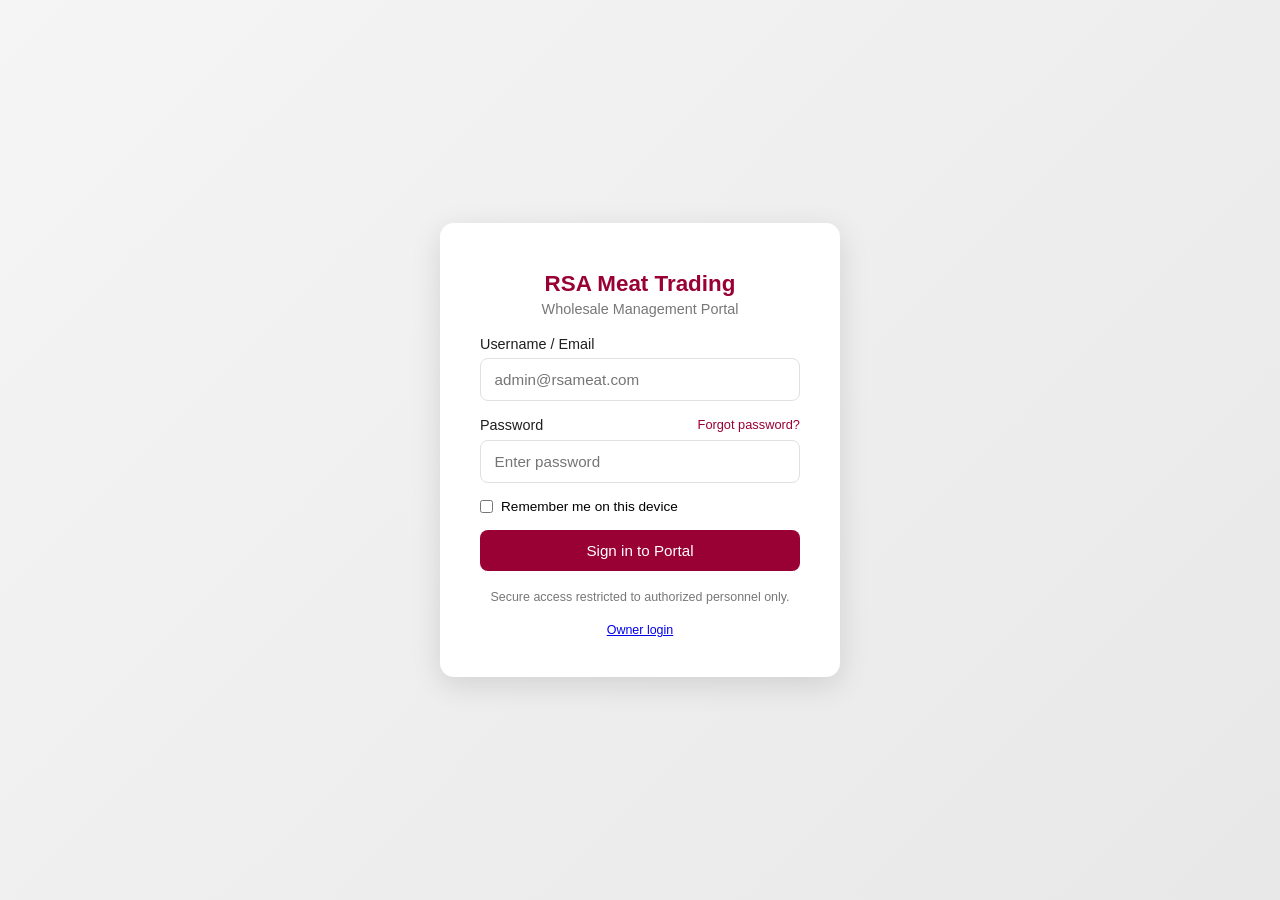
<file: index.html>
<!DOCTYPE html>
<html lang="en">
<head>
  <meta charset="UTF-8">
  <meta name="viewport" content="width=device-width, initial-scale=1.0">
  <title>RSA Meat Trading — Sign In</title>
  <link rel="stylesheet" href="css/styles.css">
</head>
<body class="login-body">
  <div class="login-card">
    <div class="login-icon"></div>
    <h1>RSA Meat Trading</h1>
    <p class="portal-subtitle">Wholesale Management Portal</p>
    <div class="alert-error" id="authError" style="display:none;">
      <strong>Authentication Failed</strong><br>
      The email or password you entered is incorrect. Please try again.
    </div>
    <form id="loginForm">
      <div class="form-group">
        <label>Username / Email</label>
        <input type="text" id="username" placeholder="admin@rsameat.com" required>
      </div>
      <div class="form-group">
        <label>Password <a href="#" class="forgot-link">Forgot password?</a></label>
        <input type="password" id="password" placeholder="Enter password" required>
      </div>
      <label class="remember-me">
        <input type="checkbox"> Remember me on this device
      </label>
      <button type="submit" class="btn primary-btn">Sign in to Portal</button>
    </form>
    <p class="secure-note">Secure access restricted to authorized personnel only.</p>
    <p class="secure-note"><a href="owner/index.php">Owner login</a></p>
  </div>
  <script src="js/script.js"></script>
</body>
</html>
</file>
<file: css/styles.css>
:root {
  --sidebar-bg: #2b2b2b;
  --bg-white: #ffffff;
  --text-dark: #1f1f1f;
  --text-muted: #777777;
  --primary: #990033;
  --primary-dark: #7a0029;
  --pending: #cc0000;
  --preparing: #e67300;
  --ready: #888888;
  --completed: #008833;
  --border: #e0e0e0;
  --alert-bg: #fdecee;
  --alert-border: #f8cdd2;
}

* { margin: 0; padding: 0; box-sizing: border-box; font-family: 'Segoe UI', Roboto, sans-serif; }

/* ===== LOGIN PAGE ===== */
.login-body {
  background: linear-gradient(135deg, #f5f5f5, #e8e8e8);
  display: flex;
  align-items: center;
  justify-content: center;
  min-height: 100vh;
}
.login-card {
  background: white;
  padding: 2.5rem;
  border-radius: 14px;
  box-shadow: 0 8px 30px rgba(0,0,0,0.12);
  width: 100%;
  max-width: 400px;
  text-align: center;
}
.login-icon { font-size: 2.2rem; margin-bottom: 0.5rem; }
.login-card h1 { color: var(--primary); font-size: 1.4rem; margin-bottom: 0.25rem; }
.portal-subtitle { color: var(--text-muted); font-size: 0.9rem; margin-bottom: 1.2rem; }
.alert-error {
  background: var(--alert-bg);
  border: 1px solid var(--alert-border);
  color: #a82038;
  padding: 0.75rem;
  border-radius: 8px;
  margin-bottom: 1.2rem;
  text-align: left;
  font-size: 0.85rem;
  line-height: 1.4;
}
.form-group { text-align: left; margin-bottom: 1rem; }
.form-group label {
  display: flex; justify-content: space-between;
  font-size: 0.9rem; color: var(--text-dark); margin-bottom: 0.4rem;
}
.forgot-link { font-size: 0.8rem; color: var(--primary); text-decoration: none; }
input, select, textarea {
  width: 100%; padding: 0.75rem 0.85rem;
  border: 1px solid var(--border); border-radius: 8px;
  font-size: 0.95rem;
}
.remember-me { display: flex; align-items: center; gap: 0.5rem; font-size: 0.85rem; margin: 0.5rem 0 1rem; cursor: pointer; }
.remember-me input { width: auto; }
.btn { padding: 0.75rem 1.25rem; border: none; border-radius: 8px; font-size: 0.95rem; cursor: pointer; }
.primary-btn { background: var(--primary); color: white; width: 100%; font-weight: 500; }
.primary-btn:hover { background: var(--primary-dark); }
.secondary-btn { background: #f0f0f0; color: var(--text-dark); }
.cancel-btn { background: #f3f3f3; color: #555; }
.secure-note { margin-top: 1.2rem; font-size: 0.78rem; color: var(--text-muted); }

/* ===== APP LAYOUT ===== */
.app-layout { display: flex; min-height: 100vh; }
.sidebar {
  width: 220px; background: var(--sidebar-bg);
  color: white; padding: 1.5rem;
  display: flex; flex-direction: column; justify-content: space-between;
}
.logo { font-size: 1rem; font-weight: 600; margin-bottom: 2rem; color: #ddd; }
.side-nav a {
  display: block; color: #bbb; padding: 0.65rem 0.9rem;
  margin: 0.25rem 0; border-radius: 6px; text-decoration: none; font-size: 0.92rem;
}
.side-nav a.active { background: var(--primary); color: white; }
.side-nav a:hover:not(.active) { background: #3a3a3a; color: #eee; }
.sidebar-bottom { margin-top: 2rem; }
.logout-link { color: #bbb; text-decoration: none; font-size: 0.9rem; }
.logout-link:hover { color: white; }

.main-content { flex: 1; background: var(--bg-white); padding: 1.8rem; overflow-y: auto; }
.top-header { display: flex; justify-content: space-between; align-items: center; margin-bottom: 1.5rem; flex-wrap: wrap; gap: 1rem; }
.top-header h1 { font-size: 1.35rem; color: var(--text-dark); }
.top-search input { width: 280px; padding: 0.55rem 0.85rem; border-radius: 6px; border: 1px solid var(--border); }

/* ===== STATS ===== */
.stats-row { display: grid; grid-template-columns: repeat(5, 1fr); gap: 0.85rem; margin-bottom: 1.8rem; }
.stat-card { background: #f9f9f9; padding: 1rem; border-radius: 10px; text-align: center; border: 1px solid #eee; }
.stat-label { display: block; font-size: 0.8rem; color: var(--text-muted); margin-bottom: 0.35rem; }
.stat-value { font-size: 1.45rem; font-weight: 700; color: var(--text-dark); }

/* ===== CARDS & GRID ===== */
.content-grid { display: grid; grid-template-columns: 1.6fr 1fr; gap: 1.5rem; }
.card { background: #fcfcfc; border: 1px solid #eee; border-radius: 12px; padding: 1.4rem; margin-bottom: 1.5rem; }
.card-header { display: flex; justify-content: space-between; align-items: center; margin-bottom: 1rem; }
.view-all { font-size: 0.85rem; color: var(--primary); text-decoration: none; }
.card h3 { font-size: 1rem; color: var(--text-dark); margin-bottom: 1rem; }

/* ===== TABLES ===== */
.data-table { width: 100%; border-collapse: collapse; }
.data-table th, .data-table td { padding: 0.75rem 0.65rem; text-align: left; border-bottom: 1px solid #eee; font-size: 0.88rem; }
.data-table th { font-weight: 600; color: #555; font-size: 0.82rem; text-transform: uppercase; letter-spacing: 0.3px; }

/* ===== STATUS BADGES ===== */
.status {
  display: inline-block; padding: 0.22rem 0.65rem; border-radius: 20px;
  font-size: 0.78rem; font-weight: 500; color: white;
}
.status.pending { background: var(--pending); }
.status.preparing { background: var(--preparing); }
.status.ready { background: var(--ready); }
.status.completed { background: var(--completed); }

/* ===== BREAKDOWN CHART ===== */
.big-number { font-size: 3rem; font-weight: 700; color: var(--primary); margin: 0.5rem 0 1rem; }
.breakdown-stats { display: flex; flex-direction: column; gap: 0.65rem; }
.breakdown-stats > div { display: flex; align-items: center; gap: 0.5rem; font-size: 0.9rem; }
.dot { width: 10px; height: 10px; border-radius: 50%; display: inline-block; }
.dot.completed { background: var(--completed); }
.dot.pending { background: var(--pending); }
.dot.preparing { background: var(--preparing); }
.dot.ready { background: var(--ready); }

/* ===== FILTER BAR ===== */
.filter-bar { display: flex; gap: 0.75rem; align-items: center; margin-bottom: 1.2rem; flex-wrap: wrap; }
.filter-bar select, .date-input { width: auto; padding: 0.5rem; font-size: 0.88rem; }

/* ===== ORDER FORM ===== */
.order-form .form-section { margin-bottom: 1.8rem; padding-bottom: 1.2rem; border-bottom: 1px solid #eee; }
.order-form .form-row { display: grid; grid-template-columns: 1fr 1fr; gap: 1rem; }
.order-form textarea { min-height: 80px; resize: vertical; }
.item-row td input { padding: 0.5rem; font-size: 0.88rem; }
.remove-btn { background: #ffeeee; color: #cc0000; border: none; border-radius: 50%; width: 22px; height: 22px; cursor: pointer; font-size: 0.75rem; }
.summary { background: #f8f8f8; }
.summary-row { display: flex; justify-content: space-between; padding: 0.45rem 0; font-size: 0.95rem; }
.grand-total { font-weight: 700; font-size: 1.05rem; border-top: 1px solid #ddd; padding-top: 0.75rem; margin-top: 0.5rem; }
.form-actions { display: flex; gap: 0.85rem; justify-content: flex-end; margin-top: 1rem; }
.icon-btn { background: none; border: none; cursor: pointer; padding: 0.25rem 0.4rem; border-radius: 4px; }
.icon-btn:hover { background: #eee; }

/* ===== PAGINATION ===== */
.pagination { display: flex; justify-content: space-between; align-items: center; margin-top: 1rem; font-size: 0.85rem; color: var(--text-muted); }
.page-buttons button { border: 1px solid #ddd; background: white; padding: 0.3rem 0.6rem; margin: 0 0.15rem; border-radius: 4px; cursor: pointer; font-size: 0.85rem; }
.page-buttons button.active { background: var(--primary); color: white; border-color: var(--primary); }

/* ===== RESPONSIVE ===== */
@media(max-width: 1024px) {
  .content-grid { grid-template-columns: 1fr; }
  .stats-row { grid-template-columns: repeat(5, minmax(100px, 1fr)); }
}
@media(max-width: 768px) {
  .app-layout { flex-direction: column; }
  .sidebar { width: 100%; flex-direction: row; flex-wrap: wrap; gap: 0.5rem; padding: 1rem; }
  .stats-row { grid-template-columns: repeat(2, 1fr); }
  .order-form .form-row { grid-template-columns: 1fr; }
  .top-search input { width: 100%; }
}
</file>
